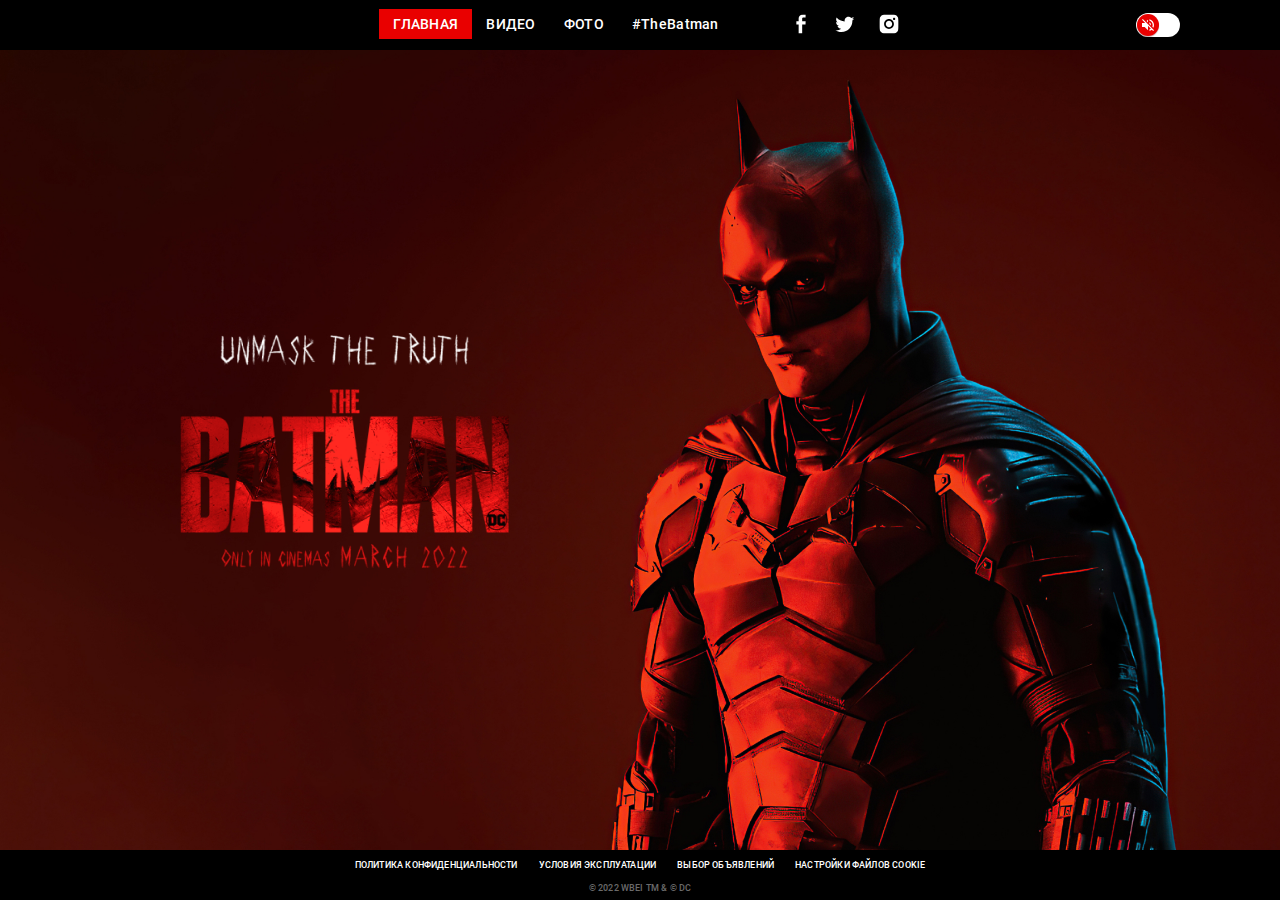
<file: index.html>
<!DOCTYPE html>
<html lang="ru">
<head>
    <meta charset="UTF-8">
    <meta http-equiv="X-UA-Compatible" content="IE=edge">
    <meta name="viewport" content="width=device-width, initial-scale=1.0">
    <link rel="stylesheet" href="css/style.css">
    <link rel="stylesheet" href="css/normalize.css">
    <title>BATMAN-2022</title>
</head>
<body>
    <header class="header">
        <button class="burger"></button>
    <nav class="header__navigation navigation navigation_active">
        <button class="navigation__close"></button>
        <ul class="navigation__list">
            <li class="navigation__item">
                <a class="navigation__link navigation__link_active">Главная</a>
            </li>
            <li class="navigation__item">
                <a class="navigation__link" href="video.html">Видео</a>
            </li>
            <li class="navigation__item">
                <a class="navigation__link" href="photo.html">Фото</a>
            </li>
        </ul>

        <p class="header__hashtag">#TheBatman</p>
        <ul class="header__social social">
            <li class="social__item">
                <a href="" class="social__link social__link_fb"></a>
            </li>
            <li class="social__item">
                <a href="" class="social__link social__link_tw"></a>
            </li>
            <li class="social__item">
                <a href="" class="social__link social__link_inst"></a>
            </li>
        </ul>
    </nav>
    <div class="mute">
        <input class="mute__checkbox" type="checkbox" id="mute">
        <label for="mute" class="mute__label"></label>
    </div>
    </header>
    <main class="main main_index">
        <img src="img/logo.png" alt="Лого к фильму Бетмен" class="logo" width="329" height="235">
    </main>

    <footer class="footer">
        <ul class="footer__links">
            <li><a href="#" class="footer__links">Политика конфиденциальности</a></li>
            <li><a href="#" class="footer__links">Условия эксплуатации</a></li>
            <li><a href="#" class="footer__links">Выбор объявлений</a></li>
            <li><a href="#" class="footer__links">Настройки файлов cookie</a></li>
        </ul>

        <p class="footer__copyright">© 2022 WBEI TM & © DC</p>
    </footer>

</body>
</html>
</file>
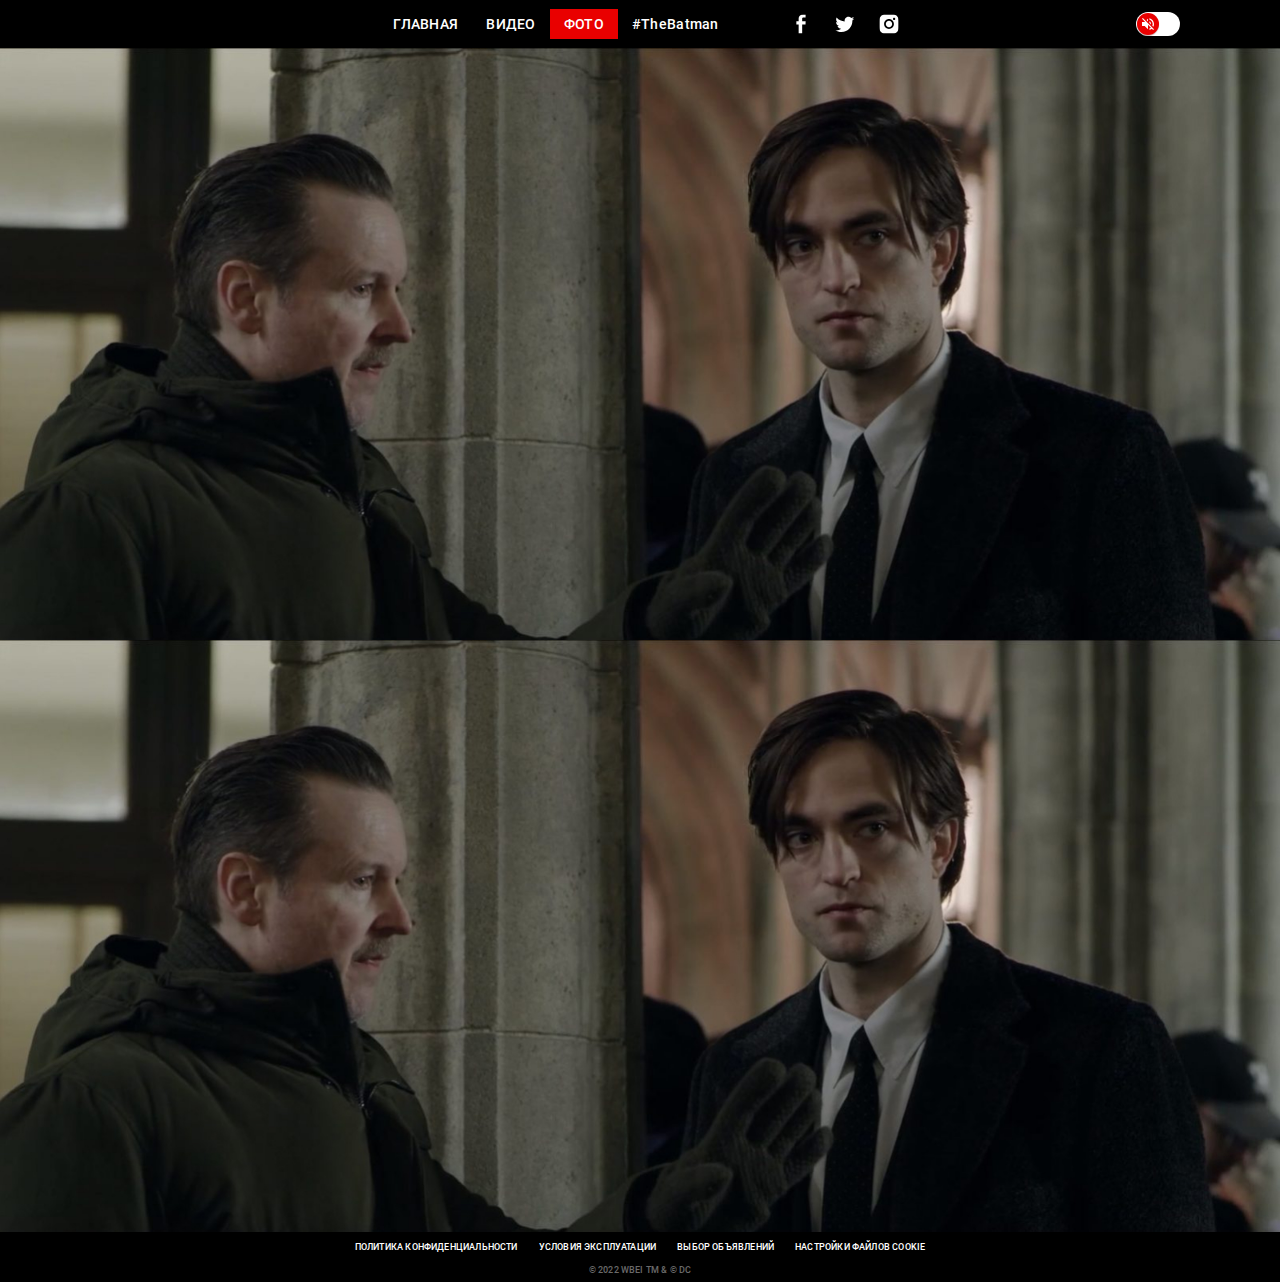
<file: Photo.html>
<!DOCTYPE html>
<html lang="ru">
<head>
    <meta charset="UTF-8">
    <meta http-equiv="X-UA-Compatible" content="IE=edge">
    <meta name="viewport" content="width=device-width, initial-scale=1.0">
    <link rel="stylesheet" href="css/style.css">
    <link rel="stylesheet" href="css/normalize.css">
    <title>BATMAN-2022</title>
</head>
<body>
    <header class="header">
        <button class="burger">menu</button>
    <nav class="header__navigation navigation navigation_active">
        <button class="navigation__close"></button>
        <ul class="navigation__list">
            <li class="navigation__item">
                <a class="navigation__link" href="index.html">Главная</a>
            </li>
            <li class="navigation__item">
                <a class="navigation__link" href="video.html">Видео</a>
            </li>
            <li class="navigation__item">
                <a class="navigation__link navigation__link_active ">Фото</a>
            </li>
        </ul>

        <p class="header__hashtag">#TheBatman</p>
        <ul class="header__social social">
            <li class="social__item">
                <a href="" class="social__link social__link_fb"></a>
            </li>
            <li class="social__item">
                <a href="" class="social__link social__link_tw"></a>
            </li>
            <li class="social__item">
                <a href="" class="social__link social__link_inst"></a>
            </li>
        </ul>
    </nav>
    <div class="mute">
        <input class="mute__checkbox" type="checkbox" id="mute">
        <label for="mute" class="mute__label"></label>
    </div>
    </header>
    <main class="main main__slider">
        <div class="slider-main">
            <ul class="slider-main__list">
                <li class="slider-main__item">
                    <img class="slider-main__img" src="photo/photo01.jpg" alt="фото"></li>
                    <li class="slider-main__item">
                        <img class="slider-main__img" src="photo/photo01.jpg" alt="фото"></li>
            </ul>
        </div>
    </main>

    <footer class="footer">
        <ul class="footer__links">
            <li><a href="#" class="footer__links">Политика конфиденциальности</a></li>
            <li><a href="#" class="footer__links">Условия эксплуатации</a></li>
            <li><a href="#" class="footer__links">Выбор объявлений</a></li>
            <li><a href="#" class="footer__links">Настройки файлов cookie</a></li>
        </ul>

        <p class="footer__copyright">© 2022 WBEI TM & © DC</p>
    </footer>

</body>
</html>
</file>
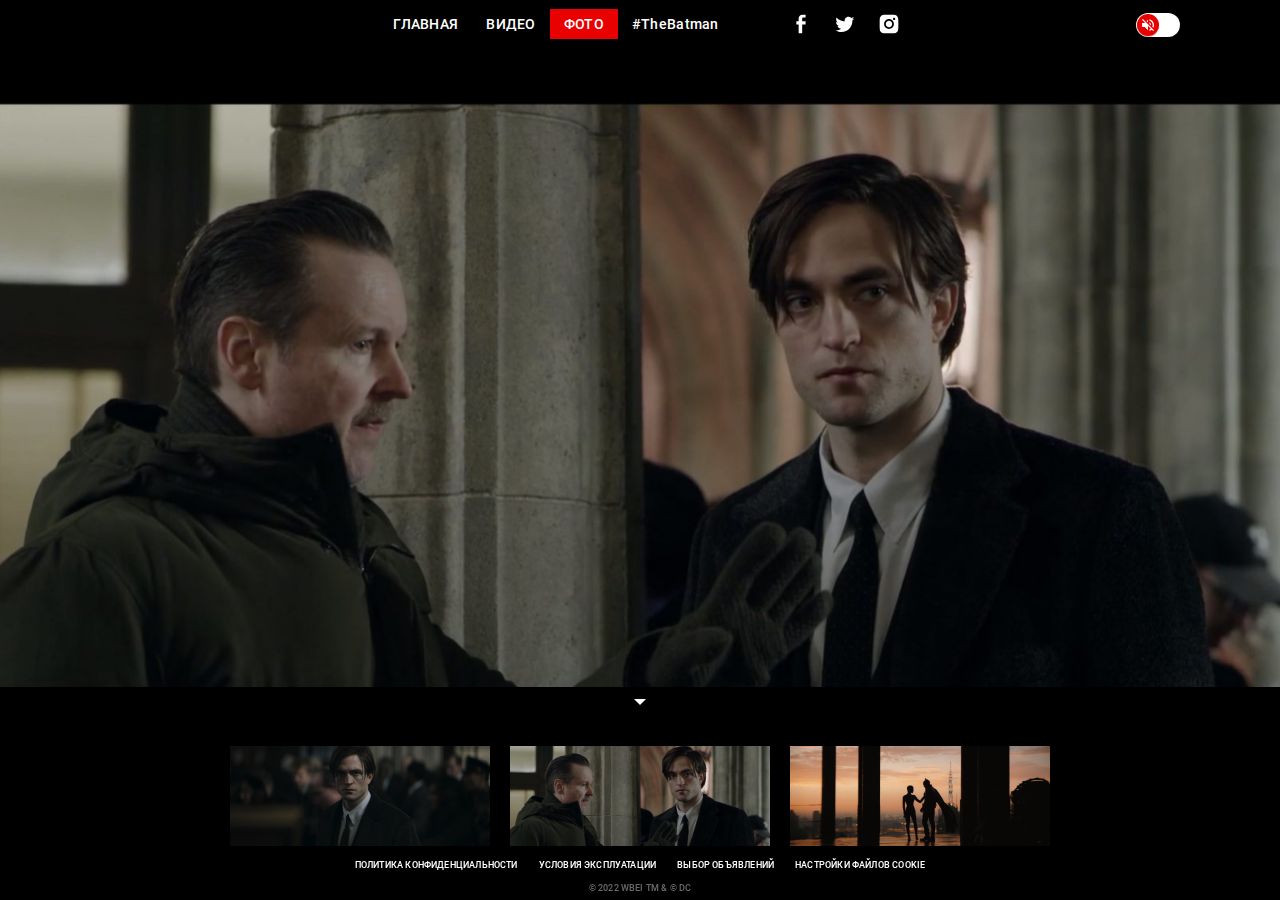
<file: photo.html>
<!DOCTYPE html>
<html lang="ru">
<head>
    <meta charset="UTF-8">
    <meta http-equiv="X-UA-Compatible" content="IE=edge">
    <meta name="viewport" content="width=device-width, initial-scale=1.0">
    
    <link rel="stylesheet" href="css/normalize.css">
    <link rel="stylesheet" href="css/swiper-bundle.min.css"/>
    <link rel="stylesheet" href="css/style.css">

    <script defer src="js/swiper-bundle.min.js"></script>
    <script defer src="js/script.js"></script>
    <title>BATMAN-2022</title>
</head>
<body>
    <header class="header">
        <button class="burger"></button>
    <nav class="header__navigation navigation navigation_active">
        <button class="navigation__close"></button>
        <ul class="navigation__list">
            <li class="navigation__item">
                <a class="navigation__link" href="index.html">Главная</a>
            </li>
            <li class="navigation__item">
                <a class="navigation__link" href="video.html">Видео</a>
            </li>
            <li class="navigation__item">
                <a class="navigation__link navigation__link_active">Фото</a>
            </li>
        </ul>

        <p class="header__hashtag">#TheBatman</p>
        <ul class="header__social social">
            <li class="social__item">
                <a href="" class="social__link social__link_fb"></a>
            </li>
            <li class="social__item">
                <a href="" class="social__link social__link_tw"></a>
            </li>
            <li class="social__item">
                <a href="" class="social__link social__link_inst"></a>
            </li>
        </ul>
    </nav>
    <div class="mute">
        <input class="mute__checkbox" type="checkbox" id="mute">
        <label for="mute" class="mute__label"></label>
    </div>
    </header>
    <main class="main main_slider">
        <div class="slider-main swiper">
            <ul class="slider-main__list swiper-wrapper">
                <li class="slider-main__item  swiper-slide">
                    <img class="slider-main__img" src="photo/photo01.jpg" alt="фото">
                </li>
                <li class="slider-main__item swiper-slide">
                    <img class="slider-main__img" src="photo/photo02.jpg" alt="фото">
                </li>
                <li class="slider-main__item swiper-slide">
                    <img class="slider-main__img" src="photo/photo03.jpg" alt="фото">
                </li>
            </ul>
        </div>
        <div class="pagination">
            <button class="pagination__arrow"></button>

            <div class="slider-thumbs swiper">
                <ul class="slider-thumbs__list swiper-wrapper">
                    <li class="slider-thumbs__item swiper-slide">
                        <img src="photo/photo01-thumbs.jpg" alt="фото" class="slider-thumbs__img" width="260" height="100">
                    </li>
                    <li class="slider-thumbs__item swiper-slide">
                        <img src="photo/photo02-thumbs.jpg" alt="фото" class="slider-thumbs__img" width="260" height="100">
                    </li>
                    <li class="slider-thumbs__item swiper-slide">
                        <img src="photo/photo03-thumbs.jpg" alt="фото" class="slider-thumbs__img" width="260" height="100">
                    </li>
                </ul>
            </div>
        </div>


    </main>

    <footer class="footer">
        <ul class="footer__links">
            <li><a href="#" class="footer__links">Политика конфиденциальности</a></li>
            <li><a href="#" class="footer__links">Условия эксплуатации</a></li>
            <li><a href="#" class="footer__links">Выбор объявлений</a></li>
            <li><a href="#" class="footer__links">Настройки файлов cookie</a></li>
        </ul>

        <p class="footer__copyright">© 2022 WBEI TM & © DC</p>
    </footer>

</body>
</html>
</file>
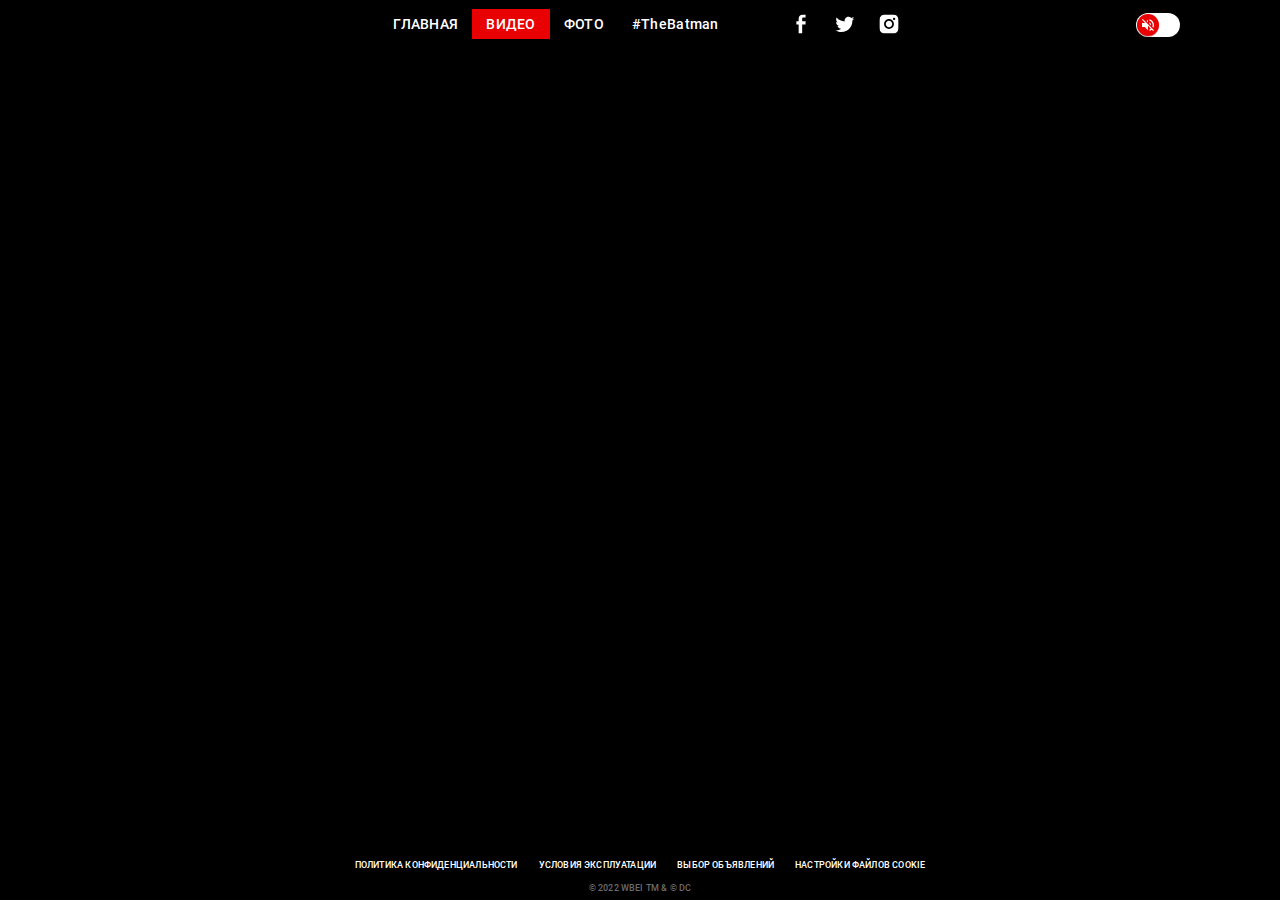
<file: Video.html>
<!DOCTYPE html>
<html lang="ru">
<head>
    <meta charset="UTF-8">
    <meta http-equiv="X-UA-Compatible" content="IE=edge">
    <meta name="viewport" content="width=device-width, initial-scale=1.0">
    <link rel="stylesheet" href="css/style.css">
    <link rel="stylesheet" href="css/normalize.css">
    <title>BATMAN-2022</title>
</head>
<body>
    <header class="header">
        <button class="burger">menu</button>
    <nav class="header__navigation navigation navigation_active">
        <button class="navigation__close"></button>
        <ul class="navigation__list">
            <li class="navigation__item">
                <a class="navigation__link" href="index.html">Главная</a>
            </li>
            <li class="navigation__item">
                <a class="navigation__link navigation__link_active">Видео</a>
            </li>
            <li class="navigation__item">
                <a class="navigation__link" href="photo.html">Фото</a>
            </li>
        </ul>

        <p class="header__hashtag">#TheBatman</p>
        <ul class="header__social social">
            <li class="social__item">
                <a href="" class="social__link social__link_fb"></a>
            </li>
            <li class="social__item">
                <a href="" class="social__link social__link_tw"></a>
            </li>
            <li class="social__item">
                <a href="" class="social__link social__link_inst"></a>
            </li>
        </ul>
    </nav>
    <div class="mute">
        <input class="mute__checkbox" type="checkbox" id="mute">
        <label for="mute" class="mute__label"></label>
    </div>
    </header>
    <main class="main main__slider">
    
    </main>

    <footer class="footer">
        <ul class="footer__links">
            <li><a href="#" class="footer__links">Политика конфиденциальности</a></li>
            <li><a href="#" class="footer__links">Условия эксплуатации</a></li>
            <li><a href="#" class="footer__links">Выбор объявлений</a></li>
            <li><a href="#" class="footer__links">Настройки файлов cookie</a></li>
        </ul>

        <p class="footer__copyright">© 2022 WBEI TM & © DC</p>
    </footer>

</body>
</html>
</file>
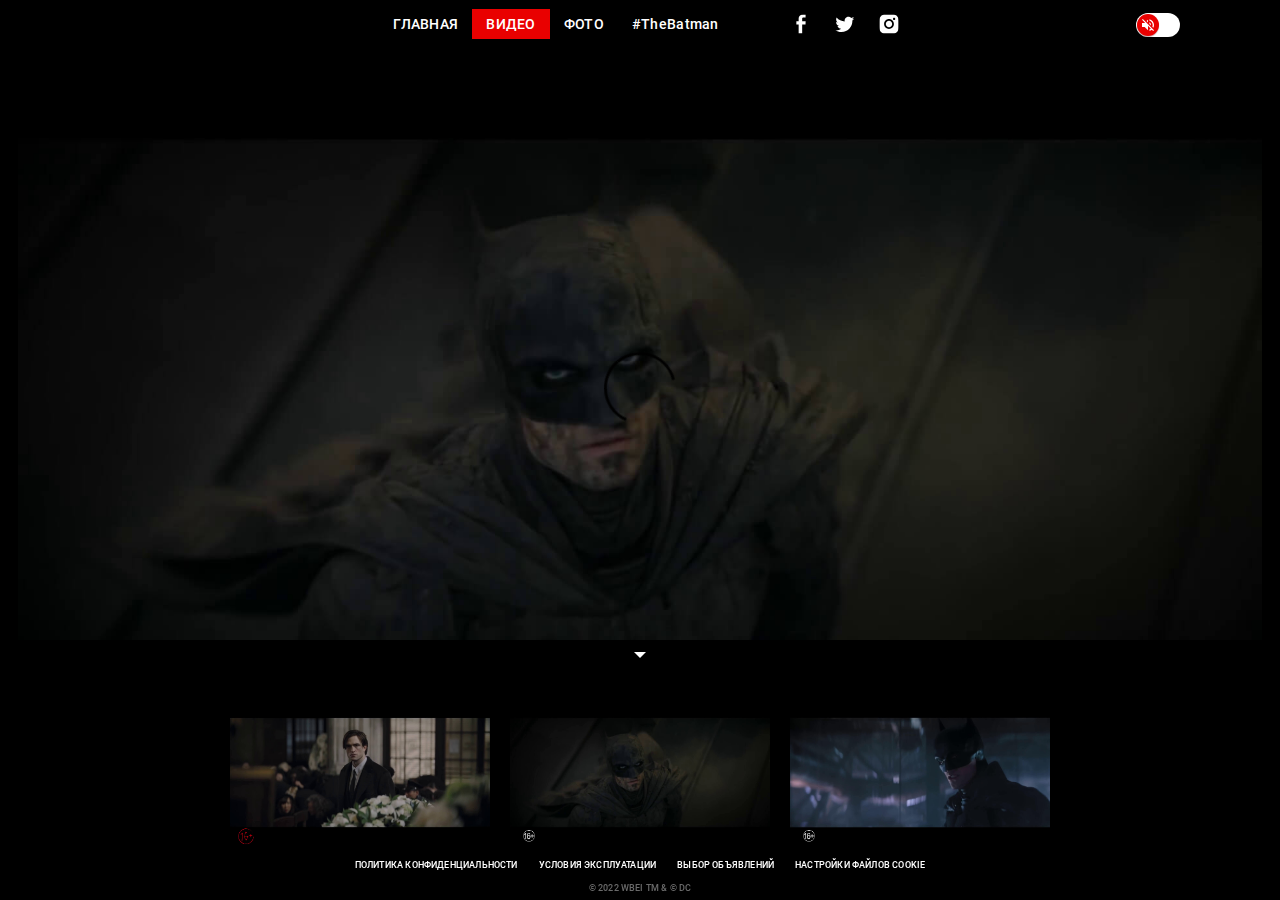
<file: video.html>
<!DOCTYPE html>
<html lang="ru">
<head>
    <meta charset="UTF-8">
    <meta http-equiv="X-UA-Compatible" content="IE=edge">
    <meta name="viewport" content="width=device-width, initial-scale=1.0">
    <link rel="stylesheet" href="css/style.css">
    <link rel="stylesheet" href="css/normalize.css">
    <link rel="stylesheet" href="css/swiper-bundle.min.css"/>
    <link rel="stylesheet" href="css/style.css">

    <script defer src="js/swiper-bundle.min.js"></script>
    <script defer src="js/script.js"></script>
    <title>BATMAN-2022</title>
</head>
<body>
    <header class="header">
        <button class="burger"></button>
    <nav class="header__navigation navigation navigation_active">
        <button class="navigation__close"></button>
        <ul class="navigation__list">
            <li class="navigation__item">
                <a class="navigation__link" href="index.html">Главная</a>
            </li>
            <li class="navigation__item">
                <a class="navigation__link navigation__link_active" >Видео</a>
            </li>
            <li class="navigation__item">
                <a class="navigation__link" href="photo.html">Фото</a>
            </li>
        </ul>

        <p class="header__hashtag">#TheBatman</p>
        <ul class="header__social social">
            <li class="social__item">
                <a href="" class="social__link social__link_fb"></a>
            </li>
            <li class="social__item">
                <a href="" class="social__link social__link_tw"></a>
            </li>
            <li class="social__item">
                <a href="" class="social__link social__link_inst"></a>
            </li>
        </ul>
    </nav>
    <div class="mute">
        <input class="mute__checkbox" type="checkbox" id="mute">
        <label for="mute" class="mute__label"></label>
    </div>
    </header>
    <main class="main main_slider">
        <div class="slider-main swiper">
            <ul class="slider-main__list swiper-wrapper">
                <li class="slider-main__item  swiper-slide">
                    <video src="" class="slider-main__video" controls poster="video/trailer01.jpg">
                        <source src="video/trailer01.webm" type="video/webm">
                        <source src="video/trailer01.mp4" type="video/mp4">
                    </video>
                </li>
                <li class="slider-main__item swiper-slide">
                    <video src="" class="slider-main__video" controls poster="video/trailer02.jpg">
                        <source src="video/trailer02.webm" type="video/webm">
                        <source src="video/trailer02.mp4" type="video/mp4">
                    </video>
                </li>
                <li class="slider-main__item swiper-slide">
                    <video src="" class="slider-main__video" controls poster="video/trailer03.jpg">
                        <source src="video/trailer03.webm" type="video/webm">
                        <source src="video/trailer03.mp4" type="video/mp4">
                    </video>
                </li>
            </ul>
        </div>
        <div class="pagination">
            <button class="pagination__arrow"></button>

            <div class="slider-thumbs swiper">
                <ul class="slider-thumbs__list swiper-wrapper">
                    <li class="slider-thumbs__item swiper-slide">
                        <img src="video/trailer01.jpg" alt="фото" class="slider-thumbs__img" width="260" height="100">
                    </li>
                    <li class="slider-thumbs__item swiper-slide">
                        <img src="video/trailer02.jpg" alt="фото" class="slider-thumbs__img" width="260" height="100">
                    </li>
                    <li class="slider-thumbs__item swiper-slide">
                        <img src="video/trailer03.jpg" alt="фото" class="slider-thumbs__img" width="260" height="100">
                    </li>
                </ul>
            </div>
        </div>


    </main>

    <footer class="footer">
        <ul class="footer__links">
            <li><a href="#" class="footer__links">Политика конфиденциальности</a></li>
            <li><a href="#" class="footer__links">Условия эксплуатации</a></li>
            <li><a href="#" class="footer__links">Выбор объявлений</a></li>
            <li><a href="#" class="footer__links">Настройки файлов cookie</a></li>
        </ul>

        <p class="footer__copyright">© 2022 WBEI TM & © DC</p>
    </footer>

</body>
</html>
</file>
<file: css/style.css>
@font-face {
    font-family: Roboto;
    font-weight: 400;
    font-display: swap;
    src: local('Roboto'),
    url('../fonts/roboto-v29-latin_cyrillic-regular.woff2') format('woff2'),
    url('../fonts/roboto-v29-latin_cyrillic-regular.woff') format('woff');
}

@font-face {
    font-family: Roboto;
    font-weight: 400;
    font-display: swap;
    src: local('Roboto'),
    url('../fonts/roboto-v29-latin_cyrillic-500.woff2') format('woff2'),
    url('../fonts/roboto-v29-latin_cyrillic-500.woff') format('woff');
}

html {
    box-sizing: border-box;
}

*, *::after, *::before {
    box-sizing:inherit;
}

body {
    height: 100vh;
    min-width: 320px;
    font-family: Roboto, sans-serif;
    background-color: #000;
    color:#fff;
    display: flex;
    flex-direction: column;
    justify-content: space-between;
}

img {
    max-width: 100%;
    height: auto;
}

button {
    padding: 0;
    cursor: pointer;
}

a {
    color: inherit;
    text-decoration: none;
}

ul {
    list-style: none;
    margin: 0;
    padding: 0;
}

h1, h2, h3, p {
    margin: 0;
}

.header {
    height: 50px;
    padding: 9px 0;
    position: relative;
}

.navigation {
    display: flex;
    justify-content: center;
    align-items: center;
    font-weight: 500;
    font-size: 14px;
    line-height: 16px;
    letter-spacing: 0.02em;
    z-index: 600;

}

.navigation__list {
    display: flex;
    text-transform: uppercase;
    margin-right: 14px;
}

.navigation__link {
    padding: 7px 14px;
    display: block;
}

.navigation__link_active {
    background-color: rgba(233, 0, 0, 1);
    display: block;
}

.header__hashtag {
    margin-right: 70px;
}

.social {
    display: flex;
}

.social__item {
    margin-right: 20px;
}

.social__item:last-child {
    margin-right: 0;
}

.social__link {
    display: block;
    width: 24px;
    height: 24px;
}

.social__link_fb {
    background-image: url('../img/fb.svg');
}

.social__link_tw {
    background-image: url('../img/tw.svg');
}

.social__link_inst {
    background-image: url('../img/inst.svg');
}

.burger {
    display: none;

}

.mute {
    position: absolute;
    right: 100px;
    top: 50%;
    transform: translateY(-50%);
    width: 44px;
    height: 24px;
    overflow: hidden;
    background-color: #fff;
    border-radius: 30px;
}

.mute__checkbox {
    position: relative;
    width: 100%;
    height: 100%;
    padding: 0;
    margin: 0;
    opacity: 0;
    cursor: pointer;
    z-index: 3;
}



.mute__label:before,
.mute__label:after {
    content: '';
    position: absolute;
    display: block;
    top: 1px;
    left: 1px;
    height: 22px;
    width: 22px;
    border-radius: 50%;
    background: #E90000;
    box-shadow: 0px 1px 1px rgba(69, 2, 2, 0.3);
    transition: left 0.3s ease-in-out, right 0.3s ease-in-out;
    background-position: center;
    background-repeat: no-repeat;
}

.mute__label:before {
    background-image: url('../img/volume_off.svg');
}

.mute__label:after {
    right: -22px;
    left: auto;
    background-image: url('../img/volume_up.svg');
}

.mute__checkbox:checked+.mute__label:before {
    left: -22px;
}

.mute__checkbox:checked+.mute__label:after {
    right: 1px;
}

.navigation__close {
    display: none;
}

.main {
    flex-grow: 1;
    position: relative;
}

.logo {
    animation: zoomIn 1s;
}

@keyframes zoomIn {
    from {
        transform: scale3d(0, 0, 0);
    }
}

.main_index {
    display: flex;
    align-items:center;
    background-image: url('../img/bg.jpg');
    background-image: no-repeat;
    background-position: top;
    background-size: cover;
    padding-left: 180px;
}

.footer {
    height: 50px;
    position: relative;
    z-index: 500;
    padding: 10px 0;
    display: flex;
    flex-direction: column;
    align-items:center;
    font-size: 9px;
    line-height: 11px;
    letter-spacing: 0.02em;
    text-transform: uppercase;
}

.footer__copyright {
    color: #6A6A6A;
}

.footer__links {
    display: flex;
    gap: 21px;
    margin-bottom: 6px;
}

.main-slider {
    height: 100%;
}

.slider-main {
    height: calc(100% - 100px);
}

.slider-main__item {
    display: flex;
    align-items:center;
    justify-content: center;
}

.pagination {
    padding: 0 20px;
    z-index: 400;
    position: absolute;
    bottom: 0;
    left: 0;
    right: 0;
    background-color:#000;
    min-height: 144px;
    padding-top: 12px;
}

.pagination__arrow {
    display: block;
    margin: 0 auto 20px;
    padding-bottom: 15px;
    width: 0;
    height: 0;
    border-left: 6px solid transparent;
    border-right: 6px solid transparent;
    border-bottom: 6px solid transparent;
    border-top: 6px solid white;
    background-color: transparent;
    transition: border-top-color 0.3s ease-in-out;
}
.pagination__arrow:hover {
    border-top-color: #E90000;
}

.slider-thumbs {
    max-width: 820px;
}

.slider-main__video {
    height: 100%;
    width: 100%;
}

@media (max-width: 1024px) {
    .mute {
        right: 20px;
    }
.main_index {
    padding-left: 60px;
}

}

@media (max-width: 768px) {
    .header {
        display: flex;
        align-items:center;
        padding: 0 20px;
    }

    .burger {
        display: block;
        width: 20px;
        height: 12px;
        background-color: transparent;
        border: none;
        background-image: url('../img/menu.svg');
        bottom: none;
    }

    .burger:hover {
        background-color:#E90000;
    }

    .navigation {
        position: fixed;
        top: 0;
        left: 0;
        bottom: 0;
        width: 240px;
        transform: translateX(-240px);
        background-color: #260707;
        flex-direction: column;
        justify-content: flex-start;
        padding-top: 90px;
        text-align: center;
        align-items: stretch;
        transition: transform 0.3s ease-in-out;
    }

    .navigation_active {
        transform: translateX(0);
    }

    .navigation__list {
        flex-direction: column;
        margin-right: 0;
        gap: 6px;
        margin-bottom: 6px;
    }

    .navigation__link {
        padding-top: 12px;
        padding-bottom: 12px;
    }

    .header__hashtag {
        margin-right: 0;
        margin-bottom: 40px;
    }

    .navigation__close {
        position: absolute;
        display: block;
        top: 20px;
        left: 20px;
        width: 16px;
        height: 16px;
        background-image: url('../img/close.svg');
        background-color: transparent;
        border: none;
    }

    .navigation__close:hover {
        transform: translate(0, 0) rotate(175deg);
        transition: transform 0.5s;
    }

    .social {
        justify-content: center;
    }

    .main_index {
        padding-left: 30px;
    }

    .logo {
        width: 230px;
    }

    .footer {
        padding-left: 20px;
        padding-right: 20px;
        text-align: center;
    }
}

@media (max-width: 580px) {
    .footer {
        height: 50px;
        font-size: 6px;
        line-height: 7px;
    }

    .main_index {
        background-image: linear-gradient(0.11deg, rgba(0, 0, 0, 0.76) 32.14%, rgba(255, 0, 0, 0) 72.56%), url('../img/bg-m.jpg');
        align-items:flex-end;
        justify-content: center;
        padding-bottom: 64px;
        padding-left: 0;
    }

    .logo {
        width: 125px;
    }

    .pagination {
        min-height: 80px;
    }

    .pagination__arrow {
        margin-bottom: 6px;
    }
}
</file>
